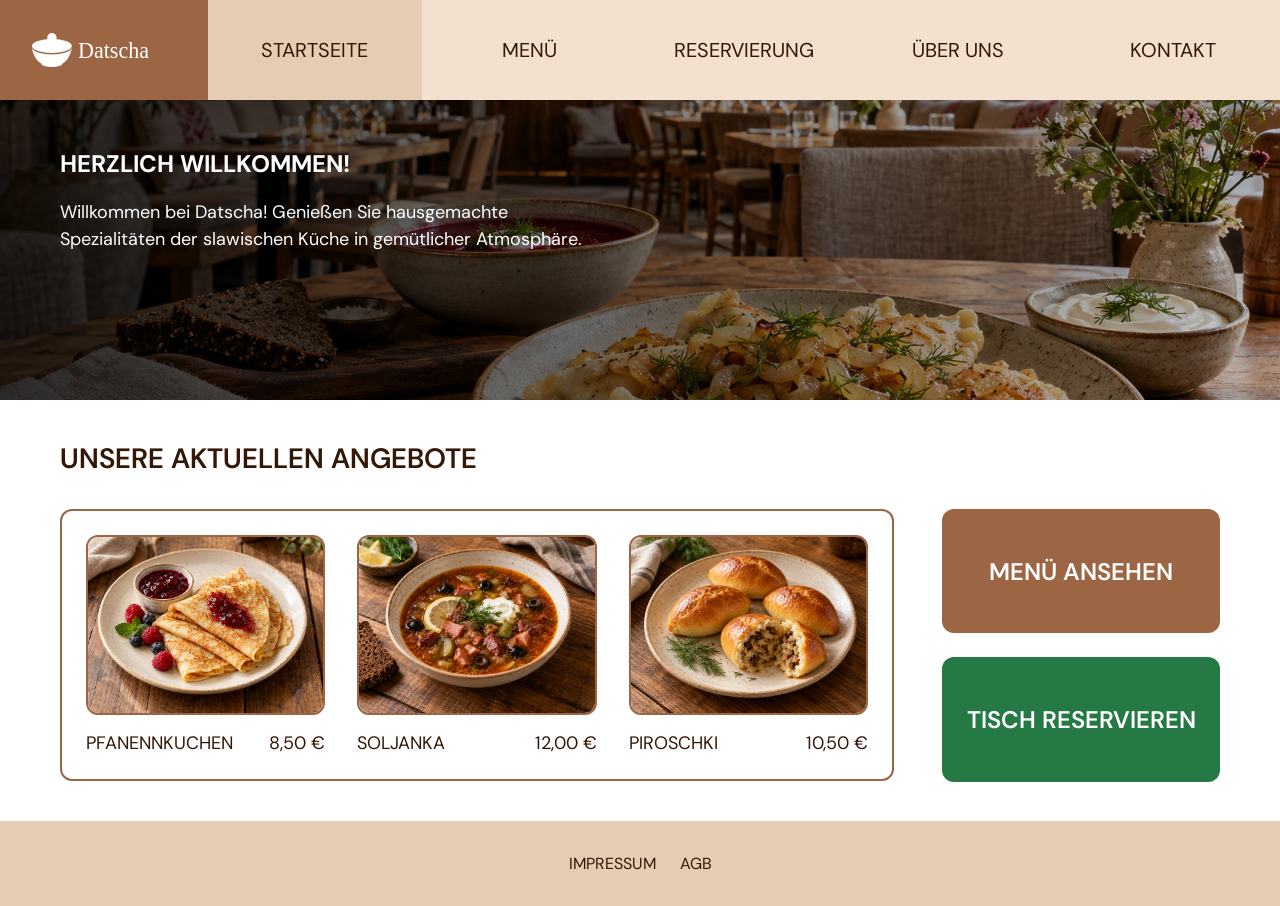
<file: index.html>
<!DOCTYPE html>
<html lang="de">
<head>
    <meta charset="UTF-8">
    <meta name="viewport" content="width=device-width, initial-scale=1.0">
    <title>Datscha – Startseite</title>
    <link rel="preconnect" href="https://fonts.googleapis.com">
    <link rel="preconnect" href="https://fonts.gstatic.com" crossorigin>
    <link href="https://fonts.googleapis.com/css2?family=DM+Sans:wght@400;600&display=swap" rel="stylesheet">
    
    <link rel="stylesheet" href="css/style.css">
    <link rel="stylesheet" href="css/style-start.css">
</head>
<body>

    <header class="site-header">
        <a href="index.html" class="logo">
            <img src="images/logo_image.svg" alt="Datscha – Startseite">
        </a>
        <nav class="main-nav">
            <ul class="nav-list">
                <li><a href="index.html" class="nav-link active">STARTSEITE</a></li>
                <li><a href="menu-appetizer.html" class="nav-link">MENÜ</a></li>
                <li><a href="reservierung.html" class="nav-link">RESERVIERUNG</a></li>
                <li><a href="ueber-uns.html" class="nav-link">ÜBER UNS</a></li>
                <li><a href="kontakt.html" class="nav-link">KONTAKT</a></li>
            </ul>
        </nav>
    </header>

    <main>
        
        <section class="hero-section">
            <div class="hero-overlay">
                <div class="hero-content">
                    <h1>HERZLICH WILLKOMMEN!</h1>
                    <p>
                        Willkommen bei Datscha! 
                        Genießen Sie hausgemachte Spezialitäten der slawischen Küche in gemütlicher Atmosphäre. 
                    </p>
                </div>
            </div>
        </section>

        
        <section class="offers-section">
            <h2>UNSERE AKTUELLEN ANGEBOTE</h2>
            <div class="offers-container">
                <div class="offers-cards">
                    <article class="offer-card">
                        <div class="offer-image-placeholder">
                            <img src="images/pfannenkuchen.png" alt="Pfannenkuchen mit Marmelade">
                        </div>
                        <div class="offer-info">
                            <span class="offer-title">PFANENNKUCHEN</span>
                            <span class="offer-price">8,50&nbsp;€</span>
                        </div>
                    </article>

                    <article class="offer-card">
                        <div class="offer-image-placeholder">
                            <img src="images/soljanka.png" alt="Soljanka">
                        </div>
                        <div class="offer-info">
                            <span class="offer-title">SOLJANKA</span>
                            <span class="offer-price">12,00&nbsp;€</span>
                        </div>
                    </article>

                    <article class="offer-card">
                        <div class="offer-image-placeholder">
                            <img src="images/piroschki.png" alt="Piroschki">
                        </div>
                        <div class="offer-info">
                            <span class="offer-title">PIROSCHKI</span>
                            <span class="offer-price">10,50&nbsp;€</span>
                        </div>
                    </article>
                </div>

                <div class="offers-actions">
                    <a href="menu-appetizer.html" class="btn btn-brown">MENÜ ANSEHEN</a>
                    <a href="reservierung.html" class="btn btn-green">TISCH RESERVIEREN</a>
                </div>
            </div>
        </section>
    </main>

    <footer class="site-footer">
        <a href="impressum.html" class="footer-link">IMPRESSUM</a>
        <a href="agb.html" class="footer-link">AGB</a>
    </footer>

</body>
</html>
</file>
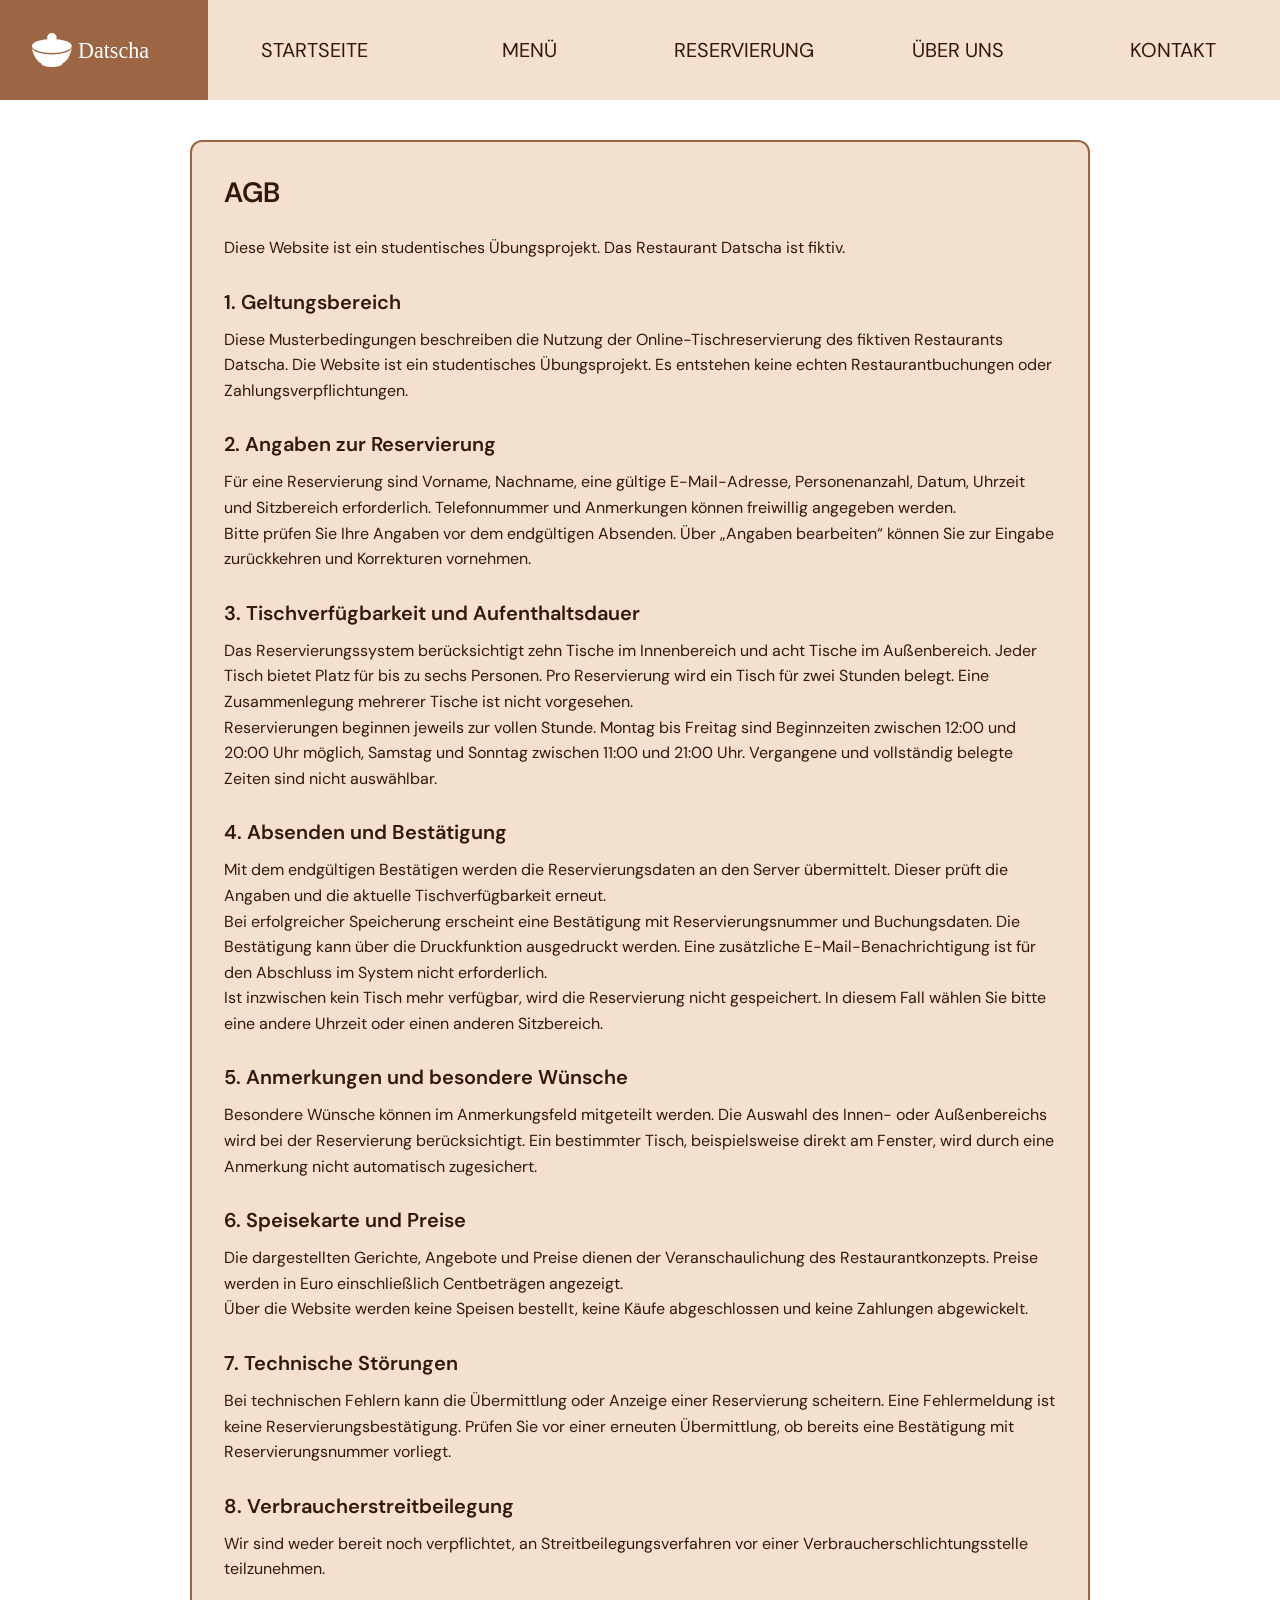
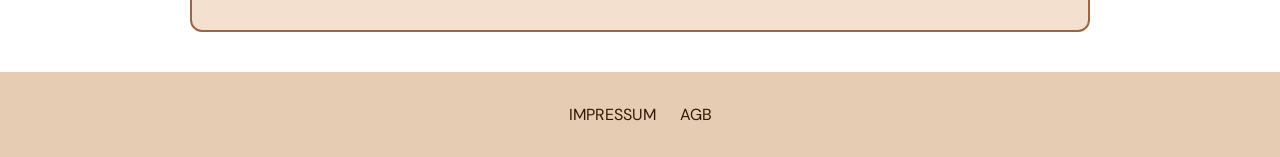
<file: agb.html>
<!DOCTYPE html>
<html lang="de">
<head>
    <meta charset="UTF-8">
    <meta name="viewport" content="width=device-width, initial-scale=1.0">
    <title>Datscha – AGB</title>
    <link rel="preconnect" href="https://fonts.googleapis.com">
    <link rel="preconnect" href="https://fonts.gstatic.com" crossorigin>
    <link href="https://fonts.googleapis.com/css2?family=DM+Sans:wght@400;600&display=swap" rel="stylesheet">
    <link rel="stylesheet" href="css/style.css">
    <link rel="stylesheet" href="css/style-info.css">
</head>
<body>

    <header class="site-header">
        <a href="index.html" class="logo">
            <img src="images/logo_image.svg" alt="Datscha – Startseite">
        </a>
        <nav class="main-nav">
            <ul class="nav-list">
                <li><a href="index.html" class="nav-link">STARTSEITE</a></li>
                <li><a href="menu-appetizer.html" class="nav-link">MENÜ</a></li>
                <li><a href="reservierung.html" class="nav-link">RESERVIERUNG</a></li>
                <li><a href="ueber-uns.html" class="nav-link">ÜBER UNS</a></li>
                <li><a href="kontakt.html" class="nav-link">KONTAKT</a></li>
            </ul>
        </nav>
    </header>

    <main class="agb-page">
        <div class="info-panel">
            <h1>AGB</h1>
            <p>
                Diese Website ist ein studentisches Übungsprojekt.
                Das Restaurant Datscha ist fiktiv.
            </p>

            <h2>1. Geltungsbereich</h2>
            <p>Diese Musterbedingungen beschreiben die Nutzung der Online-Tischreservierung des fiktiven Restaurants Datscha. Die Website ist ein studentisches Übungsprojekt. Es entstehen keine echten Restaurantbuchungen oder Zahlungsverpflichtungen.</p>

            <h2>2. Angaben zur Reservierung</h2>
            <p>Für eine Reservierung sind Vorname, Nachname, eine gültige E-Mail-Adresse, Personenanzahl, Datum, Uhrzeit und Sitzbereich erforderlich. Telefonnummer und Anmerkungen können freiwillig angegeben werden.<br>
                Bitte prüfen Sie Ihre Angaben vor dem endgültigen Absenden. Über „Angaben bearbeiten“ können Sie zur Eingabe zurückkehren und Korrekturen vornehmen.</p>
        
            <h2>3. Tischverfügbarkeit und Aufenthaltsdauer</h2>
            <p>Das Reservierungssystem berücksichtigt zehn Tische im Innenbereich und acht Tische im Außenbereich. Jeder Tisch bietet Platz für bis zu sechs Personen. Pro Reservierung wird ein Tisch für zwei Stunden belegt. Eine Zusammenlegung mehrerer Tische ist nicht vorgesehen.<br>
                Reservierungen beginnen jeweils zur vollen Stunde. Montag bis Freitag sind Beginnzeiten zwischen 12:00 und 20:00 Uhr möglich, Samstag und Sonntag zwischen 11:00 und 21:00 Uhr. Vergangene und vollständig belegte Zeiten sind nicht auswählbar.</p>
        
            <h2>4. Absenden und Bestätigung</h2>
            <p>Mit dem endgültigen Bestätigen werden die Reservierungsdaten an den Server übermittelt. Dieser prüft die Angaben und die aktuelle Tischverfügbarkeit erneut.<br>
                Bei erfolgreicher Speicherung erscheint eine Bestätigung mit Reservierungsnummer und Buchungsdaten. Die Bestätigung kann über die Druckfunktion ausgedruckt werden. Eine zusätzliche E-Mail-Benachrichtigung ist für den Abschluss im System nicht erforderlich.<br>
                Ist inzwischen kein Tisch mehr verfügbar, wird die Reservierung nicht gespeichert. In diesem Fall wählen Sie bitte eine andere Uhrzeit oder einen anderen Sitzbereich.</p>

            <h2>5. Anmerkungen und besondere Wünsche</h2>
            <p>Besondere Wünsche können im Anmerkungsfeld mitgeteilt werden. Die Auswahl des Innen- oder Außenbereichs wird bei der Reservierung berücksichtigt. Ein bestimmter Tisch, beispielsweise direkt am Fenster, wird durch eine Anmerkung nicht automatisch zugesichert.</p>

            <h2>6. Speisekarte und Preise</h2>
            <p>Die dargestellten Gerichte, Angebote und Preise dienen der Veranschaulichung des Restaurantkonzepts. Preise werden in Euro einschließlich Centbeträgen angezeigt.<br>
                Über die Website werden keine Speisen bestellt, keine Käufe abgeschlossen und keine Zahlungen abgewickelt.</p>

            <h2>7. Technische Störungen</h2>
            <p>Bei technischen Fehlern kann die Übermittlung oder Anzeige einer Reservierung scheitern. Eine Fehlermeldung ist keine Reservierungsbestätigung. Prüfen Sie vor einer erneuten Übermittlung, ob bereits eine Bestätigung mit Reservierungsnummer vorliegt.</p>

            <h2>8. Verbraucherstreitbeilegung</h2>
            <p>Wir sind weder bereit noch verpflichtet, an Streitbeilegungsverfahren vor einer Verbraucherschlichtungsstelle teilzunehmen.</p>

        </div>
    </main>

    <footer class="site-footer">
        <a href="impressum.html" class="footer-link">IMPRESSUM</a>
        <a href="agb.html" class="footer-link">AGB</a>
    </footer>

</body>
</html>
</file>
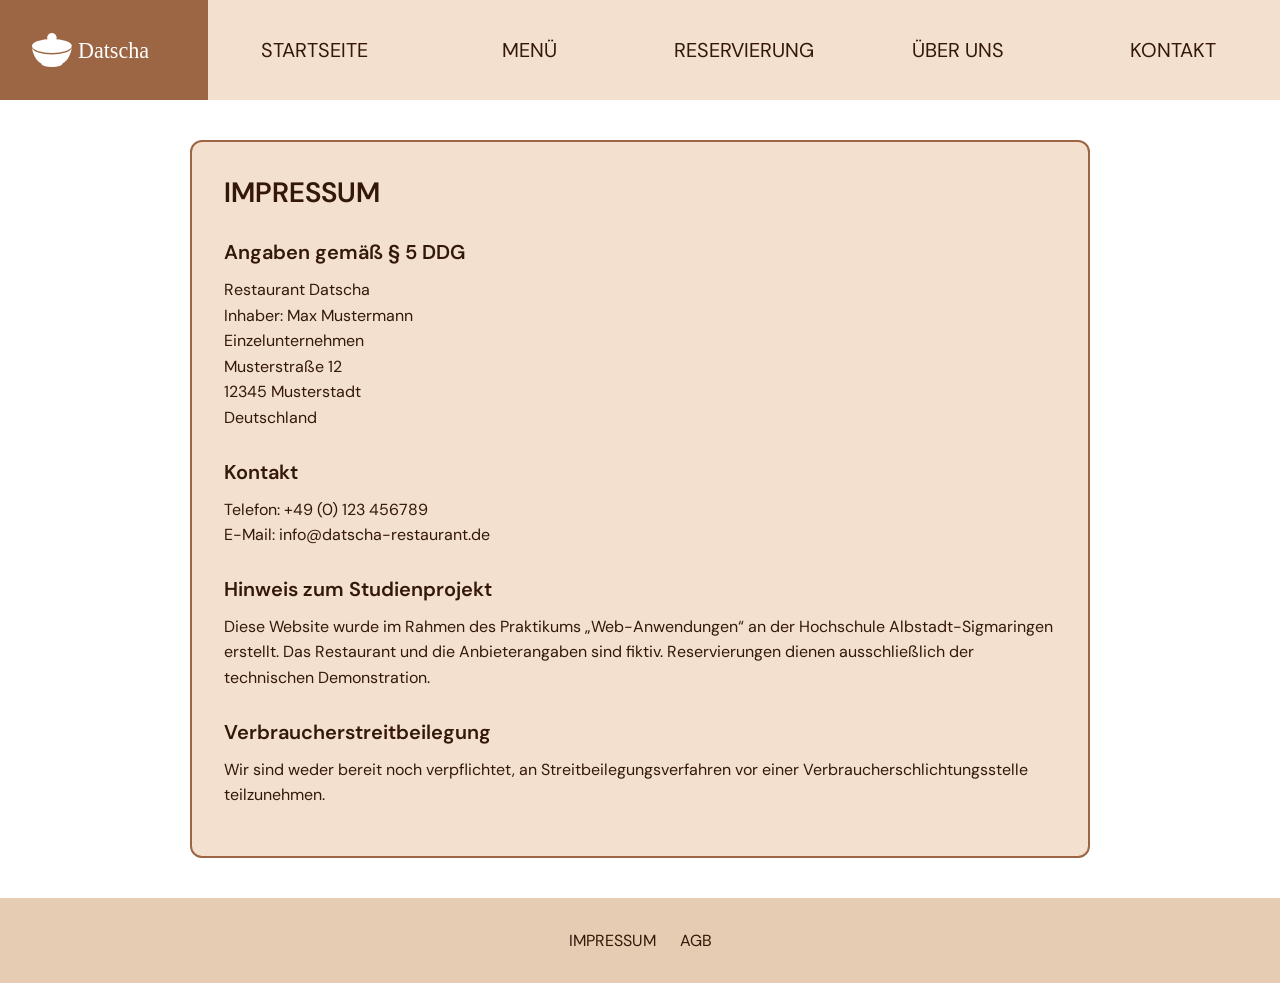
<file: impressum.html>
<!DOCTYPE html>
<html lang="de">
<head>
    <meta charset="UTF-8">
    <meta name="viewport" content="width=device-width, initial-scale=1.0">
    <title>Datscha – Impressum</title>
    <link rel="preconnect" href="https://fonts.googleapis.com">
    <link rel="preconnect" href="https://fonts.gstatic.com" crossorigin>
    <link href="https://fonts.googleapis.com/css2?family=DM+Sans:wght@400;600&display=swap" rel="stylesheet">
    <link rel="stylesheet" href="css/style.css">
    <link rel="stylesheet" href="css/style-info.css">
</head>
<body>

    <header class="site-header">
        <a href="index.html" class="logo">
            <img src="images/logo_image.svg" alt="Datscha – Startseite">
        </a>
        <nav class="main-nav">
            <ul class="nav-list">
                <li><a href="index.html" class="nav-link">STARTSEITE</a></li>
                <li><a href="menu-appetizer.html" class="nav-link">MENÜ</a></li>
                <li><a href="reservierung.html" class="nav-link">RESERVIERUNG</a></li>
                <li><a href="ueber-uns.html" class="nav-link">ÜBER UNS</a></li>
                <li><a href="kontakt.html" class="nav-link">KONTAKT</a></li>
            </ul>
        </nav>
    </header>

    <main class="impressum-page">
        <div class="info-panel">
            <h1>IMPRESSUM</h1>
            <h2>Angaben gemäß § 5 DDG</h2>
            <p>Restaurant Datscha<br>
                Inhaber: Max Mustermann<br>
                Einzelunternehmen<br>
                Musterstraße 12<br>
                12345 Musterstadt<br>
                Deutschland</p>

            <h2>Kontakt</h2>
            <p>Telefon: +49 (0) 123 456789<br>
                E-Mail: info@datscha-restaurant.de</p>

            <h2>Hinweis zum Studienprojekt</h2>
            <p>Diese Website wurde im Rahmen des Praktikums „Web-Anwendungen“ 
                an der Hochschule Albstadt-Sigmaringen erstellt. 
                Das Restaurant und die Anbieterangaben sind fiktiv. 
                Reservierungen dienen ausschließlich der technischen Demonstration.</p>

            <h2>Verbraucherstreitbeilegung</h2>
            <p>Wir sind weder bereit noch verpflichtet, an Streitbeilegungsverfahren vor einer Verbraucherschlichtungsstelle teilzunehmen.</p>    
        </div>
    </main>

    <footer class="site-footer">
        <a href="impressum.html" class="footer-link">IMPRESSUM</a>
        <a href="agb.html" class="footer-link">AGB</a>
    </footer>

</body>
</html>
</file>
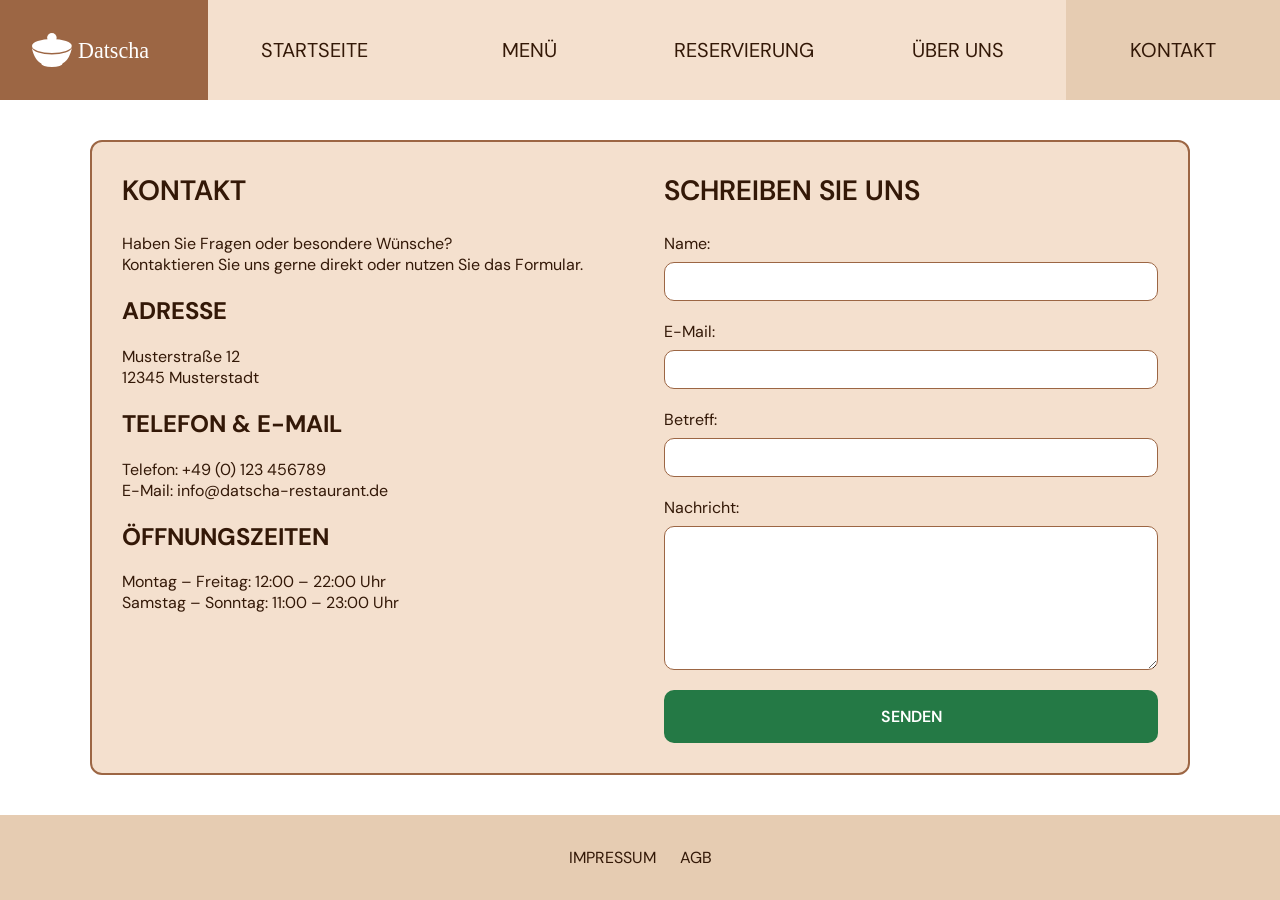
<file: kontakt.html>
<!DOCTYPE html>
<html lang="de">
<head>
    <meta charset="UTF-8">
    <meta name="viewport" content="width=device-width, initial-scale=1.0">
    <title>Datscha – Kontakt</title>
    <link rel="preconnect" href="https://fonts.googleapis.com">
    <link rel="preconnect" href="https://fonts.gstatic.com" crossorigin>
    <link href="https://fonts.googleapis.com/css2?family=DM+Sans:wght@400;600&display=swap" rel="stylesheet">
    <link rel="stylesheet" href="css/style.css">
    <link rel="stylesheet" href="css/style-contact-about.css">
</head>
<body>

    <header class="site-header">
        <a href="index.html" class="logo">
            <img src="images/logo_image.svg" alt="Datscha – Startseite">
        </a>
        <nav class="main-nav">
            <ul class="nav-list">
                <li><a href="index.html" class="nav-link">STARTSEITE</a></li>
                <li><a href="menu-appetizer.html" class="nav-link">MENÜ</a></li>
                <li><a href="reservierung.html" class="nav-link">RESERVIERUNG</a></li>
                <li><a href="ueber-uns.html" class="nav-link">ÜBER UNS</a></li>
                <li><a href="kontakt.html" class="nav-link active">KONTAKT</a></li>
            </ul>
        </nav>
    </header>

    <main class="contact-page">
        <div class="content-container">
            
            <section class="contact-info">
                <h1>KONTAKT</h1>
                <p>Haben Sie Fragen oder besondere Wünsche?<br>
                    Kontaktieren Sie uns gerne direkt oder nutzen Sie das Formular.</p>

                <div class="info-block">
                    <h2>ADRESSE</h2>
                    <p>Musterstraße 12<br>12345 Musterstadt</p>
                </div>

                <div class="info-block">
                    <h2>TELEFON &amp; E-MAIL</h2>
                    <p>Telefon: +49 (0) 123 456789<br>E-Mail: info@datscha-restaurant.de</p>
                </div>

                <div class="info-block">
                    <h2>ÖFFNUNGSZEITEN</h2>
                    <p>
                        Montag – Freitag: 12:00 – 22:00 Uhr<br>
                        Samstag – Sonntag: 11:00 – 23:00 Uhr
                    </p>
                </div>
            </section>

            
            <section class="contact-form-section">
                <h2>SCHREIBEN SIE UNS</h2>
                <form class="contact-form" action="#" method="post">
                    <div class="form-group">
                        <label for="contact-name">Name:  </label>
                        <input type="text" id="contact-name" name="name" required>
                    </div>

                    <div class="form-group">
                        <label for="contact-email">E-Mail:</label>
                        <input type="email" id="contact-email" name="email" required
                        pattern="[^\s@]+@[^\s@.]+(\.[^\s@.]+)+"
                        title="Bitte geben Sie eine E-Mail-Adresse wie name@example.de ein.">
                    </div>

                    <div class="form-group">
                        <label for="contact-subject">Betreff:</label>
                        <input type="text" id="contact-subject" name="subject">
                    </div>

                    <div class="form-group">
                        <label for="contact-message">Nachricht:</label>
                        <textarea id="contact-message" name="message" rows="6" required></textarea>
                    </div>

                    <button type="submit" class="btn btn-green btn-submit">SENDEN</button>
                </form>
            </section>
        </div>
    </main>

    <footer class="site-footer">
        <a href="impressum.html" class="footer-link">IMPRESSUM</a>
        <a href="agb.html" class="footer-link">AGB</a>
    </footer>

</body>
</html>
</file>
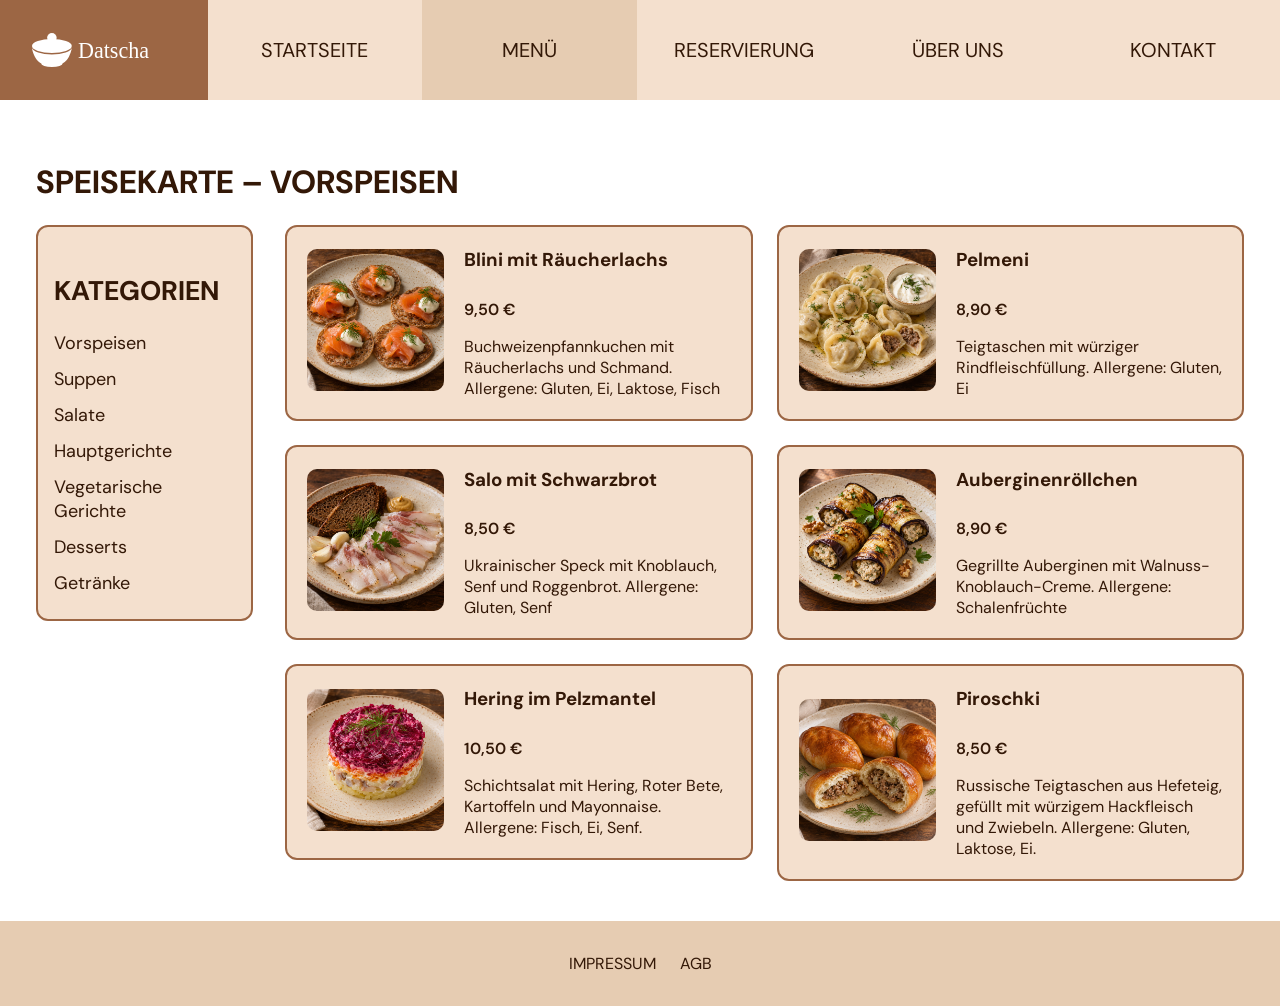
<file: menu-appetizer.html>
<!DOCTYPE html>
<html lang="de">
<head>
    <meta charset="UTF-8">
    <meta name="viewport" content="width=device-width, initial-scale=1.0">
    <title>Datscha – Vorspeisen</title>
    <link rel="preconnect" href="https://fonts.googleapis.com">
    <link rel="preconnect" href="https://fonts.gstatic.com" crossorigin>
    <link href="https://fonts.googleapis.com/css2?family=DM+Sans:wght@400;600&display=swap" rel="stylesheet">
    <link rel="stylesheet" href="css/style-menu.css">
</head>
<body>

<header class="site-header">
    <a href="index.html" class="logo">
        <img src="images/logo_image.svg" alt="Datscha – Startseite">
    </a>
    <nav class="main-nav">
        <ul class="nav-list">
            <li><a href="index.html" class="nav-link">STARTSEITE</a></li>
            <li><a href="menu-appetizer.html" class="nav-link active">MENÜ</a></li>
            <li><a href="reservierung.html" class="nav-link">RESERVIERUNG</a></li>
            <li><a href="ueber-uns.html" class="nav-link">ÜBER UNS</a></li>
            <li><a href="kontakt.html" class="nav-link">KONTAKT</a></li>
        </ul>
    </nav>
</header>

<main class="menu-page">
    <h1 class="page-title">SPEISEKARTE – VORSPEISEN</h1>

    <div class="menu-layout">

        <aside class="menu-sidebar">
            <h2>KATEGORIEN</h2>
            <ul class="category-list">
                <li><a href="menu-appetizer.html" class="category-link active">Vorspeisen</a></li>
                <li><a href="menu-appetizer.html" class="category-link">Suppen</a></li>
                <li><a href="menu-appetizer.html" class="category-link">Salate</a></li>
                <li><a href="menu-appetizer.html" class="category-link">Hauptgerichte</a></li>
                <li><a href="menu-appetizer.html" class="category-link">Vegetarische Gerichte</a></li>
                <li><a href="menu-appetizer.html" class="category-link">Desserts</a></li>
                <li><a href="menu-appetizer.html" class="category-link">Getränke</a></li>
            </ul>
        </aside>

        <section class="menu-grid">
            <article class="menu-card">
                <div class="menu-card-image">
                    <img src="images/blini-lachs.png" alt="Vorspeise">
                </div>
                <div class="menu-card-body">
                    <div class="menu-card-header">
                        <h3>Blini mit Räucherlachs</h3>
                        <span class="menu-price">9,50&nbsp;€</span>
                    </div>
                    <p class="menu-description">Buchweizenpfannkuchen mit Räucherlachs und Schmand. Allergene: Gluten, Ei, Laktose, Fisch</p>
                </div>
            </article>

            <article class="menu-card">
                <div class="menu-card-image">
                    <img src="images/pelmeni.png" alt="Vorspeise">
                </div>
                <div class="menu-card-body">
                    <div class="menu-card-header">
                        <h3>Pelmeni</h3>
                        <span class="menu-price">8,90&nbsp;€</span>
                    </div>
                    <p class="menu-description">Teigtaschen mit würziger Rindfleischfüllung. Allergene: Gluten, Ei</p>
                </div>
            </article>

            <article class="menu-card">
                <div class="menu-card-image">
                    <img src="images/salo-schwarzbrot.png" alt="Vorspeise">
                </div>
                <div class="menu-card-body">
                    <div class="menu-card-header">
                        <h3>Salo mit Schwarzbrot</h3>
                        <span class="menu-price">8,50&nbsp;€</span>
                    </div>
                    <p class="menu-description">Ukrainischer Speck mit Knoblauch, Senf und Roggenbrot. Allergene: Gluten, Senf</p>
                </div>
            </article>

            <article class="menu-card">
                <div class="menu-card-image">
                    <img src="images/auberginenroellchen.png" alt="Vorspeise">
                </div>
                <div class="menu-card-body">
                    <div class="menu-card-header">
                        <h3>Auberginenröllchen</h3>
                        <span class="menu-price">8,90&nbsp;€</span>
                    </div>
                    <p class="menu-description">Gegrillte Auberginen mit Walnuss-Knoblauch-Creme. Allergene: Schalenfrüchte</p>
                </div>
            </article>

            <article class="menu-card">
                <div class="menu-card-image">
                    <img src="images/hering-pelzmantel.png" alt="Vorspeise">
                </div>
                <div class="menu-card-body">
                    <div class="menu-card-header">
                        <h3>Hering im Pelzmantel</h3>
                        <span class="menu-price">10,50&nbsp;€</span>
                    </div>
                    <p class="menu-description">Schichtsalat mit Hering, Roter Bete, Kartoffeln und Mayonnaise. Allergene: Fisch, Ei, Senf.</p>
                </div>
            </article>

            <article class="menu-card">
                <div class="menu-card-image">
                    <img src="images/piroschki-fleisch.png" alt="Vorspeise">
                </div>
                <div class="menu-card-body">
                    <div class="menu-card-header">
                        <h3>Piroschki</h3>
                        <span class="menu-price">8,50&nbsp;€</span>
                    </div>
                    <p class="menu-description">Russische Teigtaschen aus Hefeteig, gefüllt mit würzigem Hackfleisch und Zwiebeln. Allergene: Gluten, Laktose, Ei.</p>
                </div>
            </article>
        </section>
    </div>
</main>

<footer class="site-footer">
    <a href="impressum.html" class="footer-link">IMPRESSUM</a>
    <a href="agb.html" class="footer-link">AGB</a>
</footer>

</body>
</html>
</file>
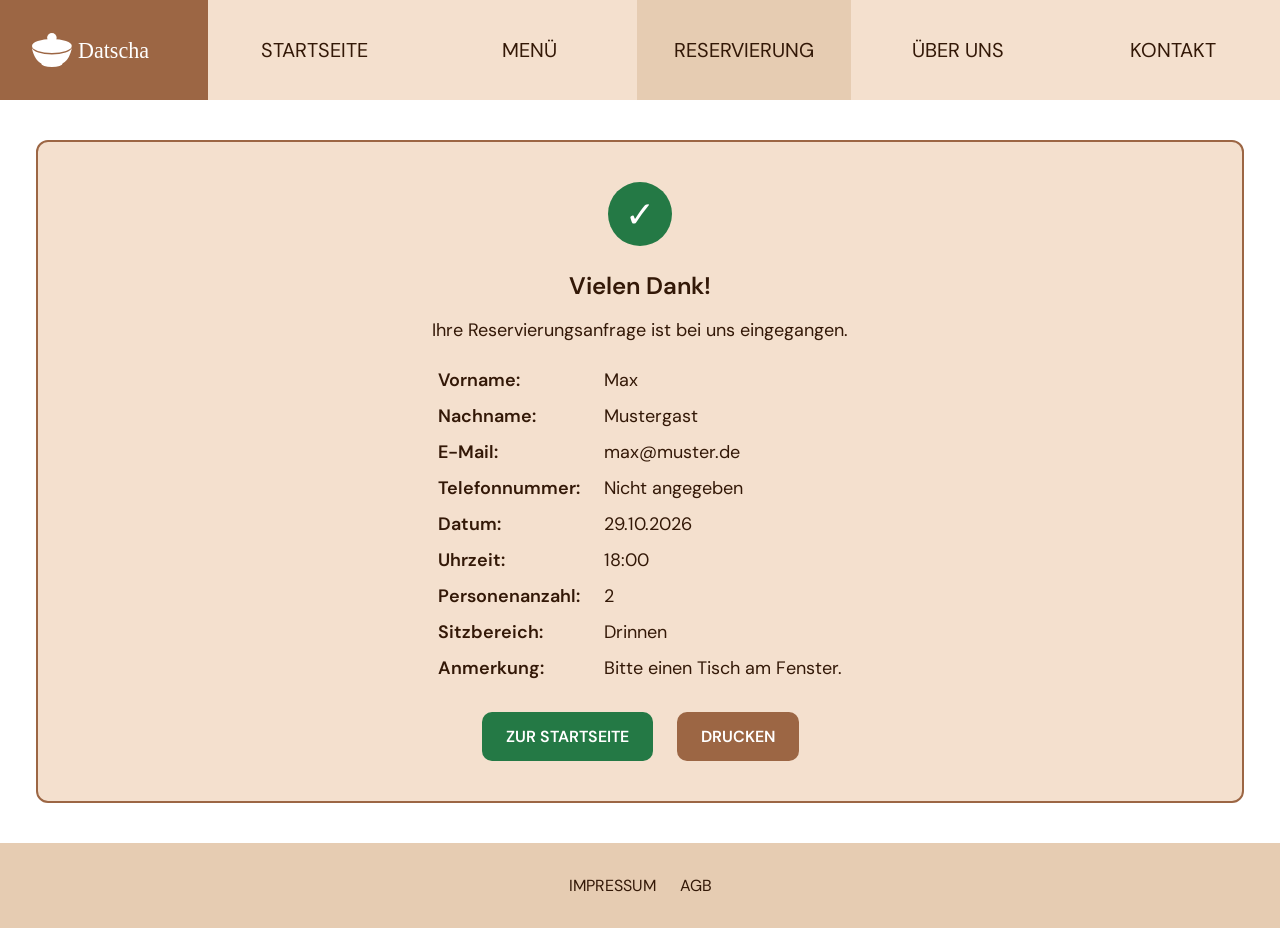
<file: reservierung-bestaetigung.html>
<!DOCTYPE html>
<html lang="de">
<head>
    <meta charset="UTF-8">
    <meta name="viewport" content="width=device-width, initial-scale=1.0">
    <title>Datscha – Reservierungsbestätigung</title>
    <link rel="preconnect" href="https://fonts.googleapis.com">
    <link rel="preconnect" href="https://fonts.gstatic.com" crossorigin>
    <link href="https://fonts.googleapis.com/css2?family=DM+Sans:wght@400;600&display=swap" rel="stylesheet">
    <link rel="stylesheet" href="css/style.css">
    <link rel="stylesheet" href="css/style-bestaetigung.css">

</head>
<body>

    <header class="site-header">
        <a href="index.html" class="logo">
            <img src="images/logo_image.svg" alt="Datscha – Startseite">
        </a>
        <nav class="main-nav">
            <ul class="nav-list">
                <li><a href="index.html" class="nav-link">STARTSEITE</a></li>
                <li><a href="menu-appetizer.html" class="nav-link">MENÜ</a></li>
                <li><a href="reservierung.html" class="nav-link active">RESERVIERUNG</a></li>
                <li><a href="ueber-uns.html" class="nav-link">ÜBER UNS</a></li>
                <li><a href="kontakt.html" class="nav-link">KONTAKT</a></li>
            </ul>
        </nav>
    </header>

    <main class="reservation-page">
        <div class="reservation-confirmation">
            <div class="confirmation-icon" aria-hidden="true">✓</div>

            <h1>Vielen Dank!</h1>

            <p>Ihre Reservierungsanfrage ist bei uns eingegangen.</p>

            <dl class="confirmation-details">
              <dt>Vorname:</dt>
                <dd>Max</dd>
                
                <dt>Nachname:</dt>
                <dd>Mustergast</dd>

                <dt>E-Mail:</dt>
                <dd>max@muster.de</dd>

                <dt>Telefonnummer:</dt>
                <dd>Nicht angegeben</dd>

                <dt>Datum:</dt>
                <dd>29.10.2026</dd>

                <dt>Uhrzeit:</dt>
                <dd>18:00</dd>

                <dt>Personenanzahl:</dt>
                <dd>2</dd>

                <dt>Sitzbereich:</dt>
                <dd>Drinnen</dd>

                <dt>Anmerkung:</dt>
                <dd>Bitte einen Tisch am Fenster.</dd>
            </dl>


            <div class="summary-actions">
                <a href="index.html" class="confirmation-link">ZUR STARTSEITE</a>
                <button type="button" class="print-button" onclick="window.print()">DRUCKEN</button>
            </div>
            
        </div>
    </main>

    <footer class="site-footer">
        <a href="impressum.html" class="footer-link">IMPRESSUM</a>
        <a href="agb.html" class="footer-link">AGB</a>
    </footer>

</body>
</html>
</file>
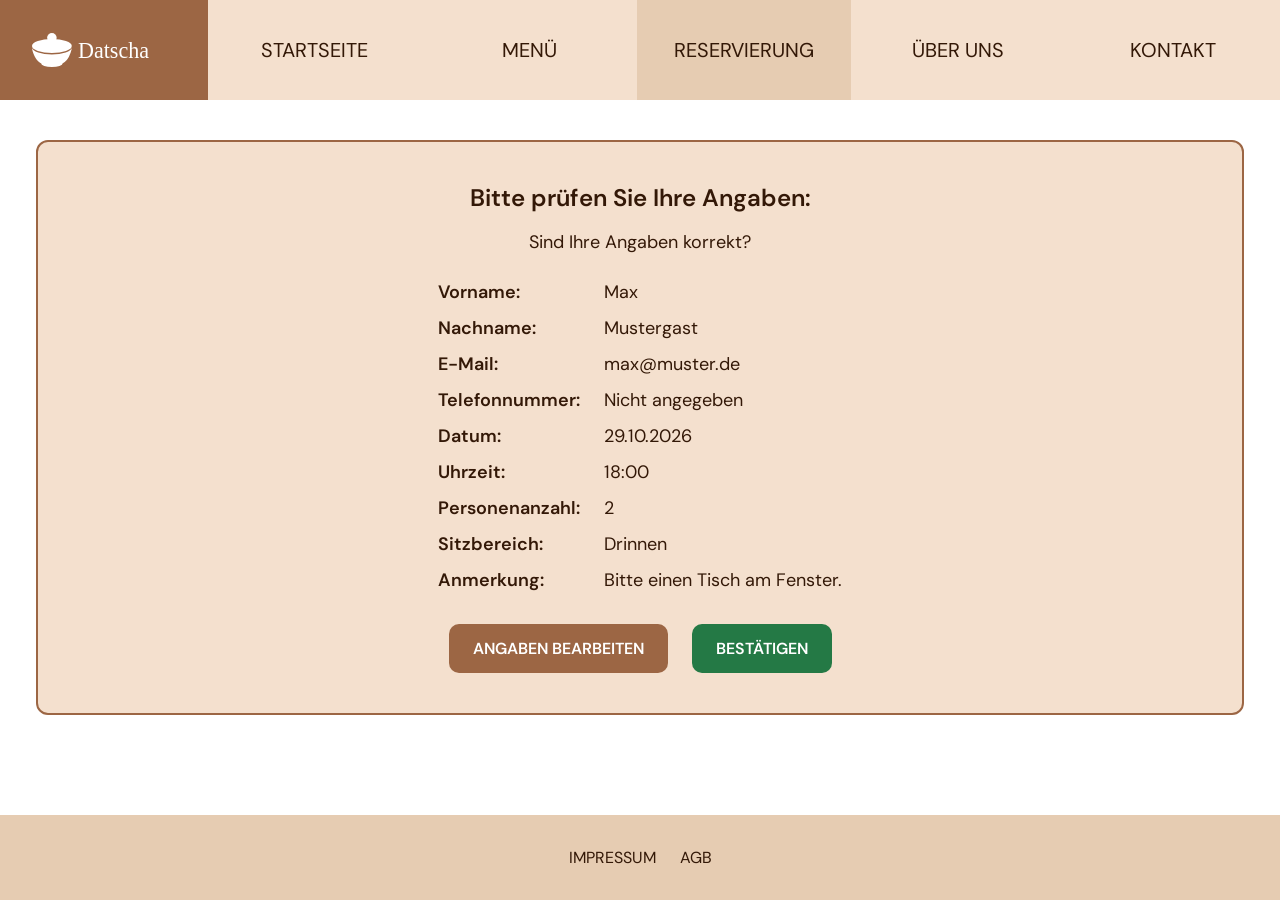
<file: reservierung-pruefen.html>
<!DOCTYPE html>
<html lang="de">
<head>
    <meta charset="UTF-8">
    <meta name="viewport" content="width=device-width, initial-scale=1.0">
    <title>Datscha – Reservierung prüfen</title>
    <link rel="preconnect" href="https://fonts.googleapis.com">
    <link rel="preconnect" href="https://fonts.gstatic.com" crossorigin>
    <link href="https://fonts.googleapis.com/css2?family=DM+Sans:wght@400;600&display=swap" rel="stylesheet">
    <link rel="stylesheet" href="css/style.css">
    <link rel="stylesheet" href="css/style-bestaetigung.css">

</head>
<body>

    <header class="site-header">
        <a href="index.html" class="logo">
            <img src="images/logo_image.svg" alt="Datscha – Startseite">
        </a>
        <nav class="main-nav">
            <ul class="nav-list">
                <li><a href="index.html" class="nav-link">STARTSEITE</a></li>
                <li><a href="menu-appetizer.html" class="nav-link">MENÜ</a></li>
                <li><a href="reservierung.html" class="nav-link active">RESERVIERUNG</a></li>
                <li><a href="ueber-uns.html" class="nav-link">ÜBER UNS</a></li>
                <li><a href="kontakt.html" class="nav-link">KONTAKT</a></li>
            </ul>
        </nav>
    </header>

    <main class="reservation-page">
        <div class="reservation-confirmation">
        
            <h1>Bitte prüfen Sie Ihre Angaben:</h1>

            <p>Sind Ihre Angaben korrekt?</p>

            <dl class="confirmation-details">
                <dt>Vorname:</dt>
                <dd>Max</dd>
                
                <dt>Nachname:</dt>
                <dd>Mustergast</dd>

                <dt>E-Mail:</dt>
                <dd>max@muster.de</dd>

                <dt>Telefonnummer:</dt>
                <dd>Nicht angegeben</dd>

                <dt>Datum:</dt>
                <dd>29.10.2026</dd>

                <dt>Uhrzeit:</dt>
                <dd>18:00</dd>

                <dt>Personenanzahl:</dt>
                <dd>2</dd>

                <dt>Sitzbereich:</dt>
                <dd>Drinnen</dd>

                <dt>Anmerkung:</dt>
                <dd>Bitte einen Tisch am Fenster.</dd>

            </dl>

            <div class="summary-actions">
                <a href="reservierung.html" class="edit-link">ANGABEN BEARBEITEN</a>
                <a href="reservierung-bestaetigung.html" class="confirmation-link">BESTÄTIGEN</a>
            </div>

        </div>
    </main>

    <footer class="site-footer">
        <a href="impressum.html" class="footer-link">IMPRESSUM</a>
        <a href="agb.html" class="footer-link">AGB</a>
    </footer>

</body>
</html>
</file>
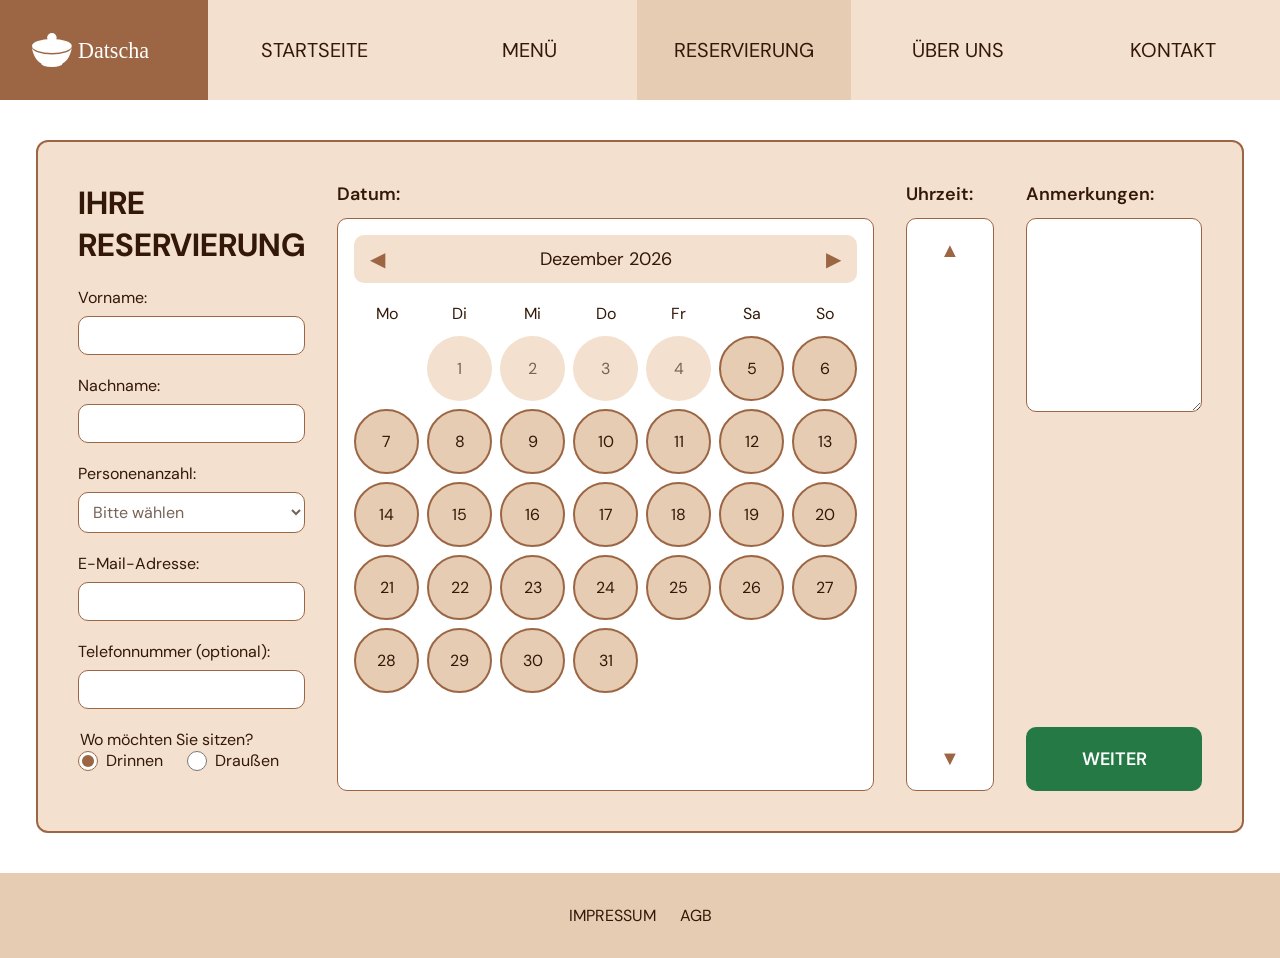
<file: reservierung.html>
<!DOCTYPE html>
<html lang="de">
<head>
    <meta charset="UTF-8">
    <meta name="viewport" content="width=device-width, initial-scale=1.0">
    <title>Datscha – Reservierung</title>
    <link rel="preconnect" href="https://fonts.googleapis.com">
    <link rel="preconnect" href="https://fonts.gstatic.com" crossorigin>
    <link href="https://fonts.googleapis.com/css2?family=DM+Sans:wght@400;600&display=swap" rel="stylesheet">
    <link rel="stylesheet" href="css/style.css">
    <link rel="stylesheet" href="css/style-reservierung.css">

</head>
<body>

    <header class="site-header">
        <a href="index.html" class="logo">
            <img src="images/logo_image.svg" alt="Datscha – Startseite">
        </a>
        <nav class="main-nav">
            <ul class="nav-list">
                <li><a href="index.html" class="nav-link">STARTSEITE</a></li>
                <li><a href="menu-appetizer.html" class="nav-link">MENÜ</a></li>
                <li><a href="reservierung.html" class="nav-link active">RESERVIERUNG</a></li>
                <li><a href="ueber-uns.html" class="nav-link">ÜBER UNS</a></li>
                <li><a href="kontakt.html" class="nav-link">KONTAKT</a></li>
            </ul>
        </nav>
    </header>

    <main class="reservation-page">
        <form class="reservation-form" action="reservierung-pruefen.html" method="get">
            
            <div class="form-column guest-details">
                <h1>IHRE RESERVIERUNG</h1>
                
                <div class="form-group">
                    <label for="guest-firstname">Vorname:</label>
                    <input type="text" id="guest-firstname" name="vorname" autocomplete="given-name" required>
                </div>

                <div class="form-group">
                    <label for="guest-lastname">Nachname:</label>
                    <input type="text" id="guest-lastname" name="nachname" autocomplete="family-name" required>
                </div>

                <div class="form-group">
                    <label for="guest-count">Personenanzahl:</label>
                    <select id="guest-count" name="guests" required>
                        <option value="" disabled selected>Bitte wählen</option>
                        <option value="1">1 Person</option>
                        <option value="2">2 Personen</option>
                        <option value="3">3 Personen</option>
                        <option value="4">4 Personen</option>
                        <option value="5">5 Personen</option>
                        <option value="6">6 Personen</option>
                    </select>
                </div>

                <div class="form-group">
                    <label for="guest-email">E-Mail-Adresse:</label>
                    <input type="email" id="guest-email" name="email" autocomplete="email" required
                    pattern="[^\s@]+@[^\s@.]+(\.[^\s@.]+)+"
                    title="Bitte geben Sie eine E-Mail-Adresse wie name@example.de ein.">
                </div>

                <div class="form-group">
                    <label for="guest-phone">Telefonnummer (optional):</label>
                    <input type="tel" id="guest-phone" name="phone">
                </div>

                <fieldset class="form-group seating-preference">
                    <legend>Wo möchten Sie sitzen?</legend>
                    <div class="radio-group">
                        <label class="radio-label">
                            <input type="radio" name="seating" value="drinnen" checked>
                            <span>Drinnen</span>
                        </label>
                        <label class="radio-label">
                            <input type="radio" name="seating" value="draussen">
                            <span>Draußen</span>
                        </label>
                    </div>
                </fieldset>
            </div>

            
            <div class="form-column date-selection">
                <label class="column-label">Datum:</label>
                <div class="calendar-box">
                    <div class="calendar-header">
                        <button type="button" class="cal-arrow prev" aria-label="Vorheriger Monat">&#9664;</button>
                        <span class="calendar-month">Oktober:</span>
                        <button type="button" class="cal-arrow next" aria-label="Nächster Monat">&#9654;</button>
                    </div>

                    <div class="calendar-weekdays">
                        <span>Mo</span>
                        <span>Di</span>
                        <span>Mi</span>
                        <span>Do</span>
                        <span>Fr</span>
                        <span>Sa</span>
                        <span>So</span>
                    </div>

                    <div class="calendar-grid">
                        
                        <span></span>
                        <span></span>
                        <span></span>
                        <button type="button" class="cal-day muted" disabled>1</button>
                        <button type="button" class="cal-day muted" disabled>2</button>
                        <button type="button" class="cal-day muted" disabled>3</button>
                        <button type="button" class="cal-day muted" disabled>4</button>

                        <button type="button" class="cal-day muted" disabled>5</button>
                        <button type="button" class="cal-day muted" disabled>6</button>
                        <button type="button" class="cal-day muted" disabled>7</button>
                        
                        <button type="button" class="cal-day available">8</button>
                        <button type="button" class="cal-day available">9</button>
                        <button type="button" class="cal-day available">10</button>
                        <button type="button" class="cal-day available">11</button>

                        <button type="button" class="cal-day available">12</button>
                        <button type="button" class="cal-day available">13</button>
                        <button type="button" class="cal-day available">14</button>
                        <button type="button" class="cal-day available">15</button>
                        
                        <button type="button" class="cal-day available">16</button>
                        <button type="button" class="cal-day available">17</button>
                        <button type="button" class="cal-day available">18</button>

                        <button type="button" class="cal-day available">19</button>
                        <button type="button" class="cal-day available">20</button>
                        <button type="button" class="cal-day available">21</button>
                        <button type="button" class="cal-day available">22</button>
                        <button type="button" class="cal-day available">23</button>
                        <button type="button" class="cal-day available">24</button>
                        <button type="button" class="cal-day available">25</button>
                        <button type="button" class="cal-day available">26</button>
                        <button type="button" class="cal-day available">27</button>
                        <button type="button" class="cal-day available">28</button>
                        <button type="button" class="cal-day selected">29</button>
                        <button type="button" class="cal-day available">30</button>
                        <button type="button" class="cal-day available">31</button>
                    </div>
                </div>
            </div>

            
            <div class="form-column time-selection">
                <label class="column-label">Uhrzeit:</label>
                <div class="time-box">
                    <button type="button" class="time-arrow up" aria-label="Früher">&#9650;</button>
                    <div class="time-slots">
                        <button type="button" class="time-slot muted" disabled>15:00</button>
                        <button type="button" class="time-slot availiable">16:00</button>
                        <button type="button" class="time-slot selected">17:00</button>
                        <button type="button" class="time-slot muted" disabled>18:00</button>
                        <button type="button" class="time-slot available">19:00</button>
                        <button type="button" class="time-slot available">20:00</button>
                    </div>
                    <button type="button" class="time-arrow down" aria-label="Später">&#9660;</button>
                </div>
            </div>

            
            <div class="form-column notes-submission">
                <div class="form-group notes-group">
                    <label for="reservation-notes" class="column-label">Anmerkungen:</label>
                    <textarea id="reservation-notes" name="notes" rows="8"></textarea>
                </div>
                <p class="form-error" role="alert" hidden></p>
                <button type="submit" class="btn btn-green btn-submit">WEITER</button>
            </div>
        </form>
    </main>

    <footer class="site-footer">
        <a href="impressum.html" class="footer-link">IMPRESSUM</a>
        <a href="agb.html" class="footer-link">AGB</a>
    </footer>

    <script src="js/reservierung.js"></script>

</body>
</html>
</file>
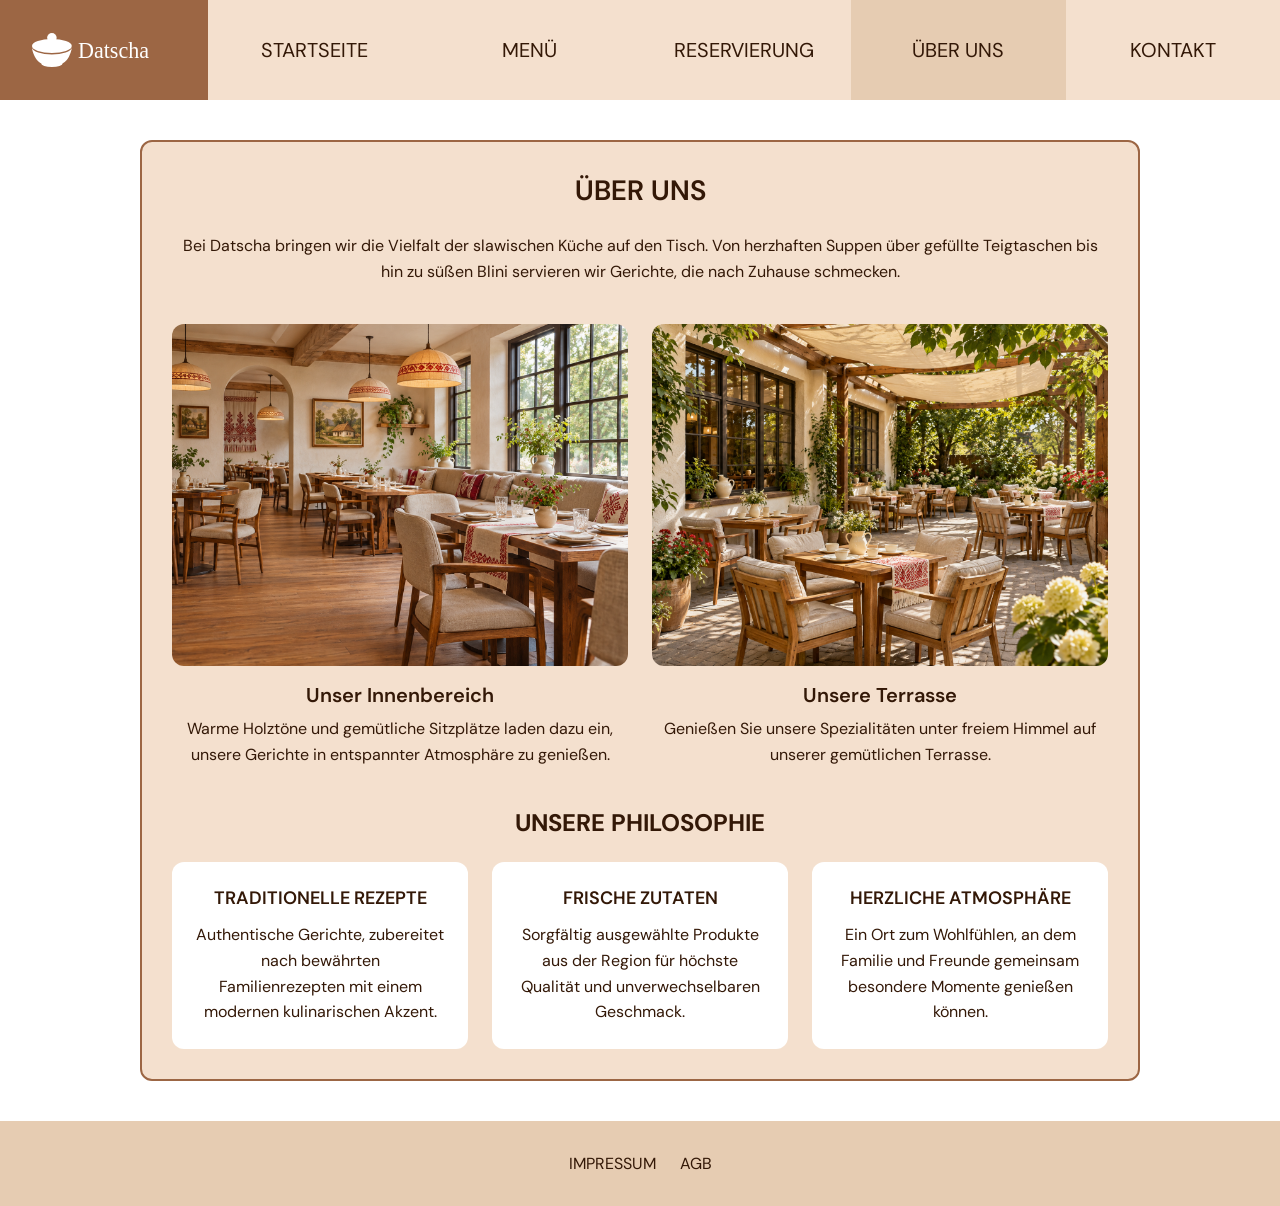
<file: ueber-uns.html>
<!DOCTYPE html>
<html lang="de">
<head>
    <meta charset="UTF-8">
    <meta name="viewport" content="width=device-width, initial-scale=1.0">
    <title>Datscha – Über uns</title>
    <link rel="preconnect" href="https://fonts.googleapis.com">
    <link rel="preconnect" href="https://fonts.gstatic.com" crossorigin>
    <link href="https://fonts.googleapis.com/css2?family=DM+Sans:wght@400;600&display=swap" rel="stylesheet">
    <link rel="stylesheet" href="css/style.css">
    <link rel="stylesheet" href="css/style-contact-about.css">
</head>
<body>

    <header class="site-header">
        <a href="index.html" class="logo">
            <img src="images/logo_image.svg" alt="Datscha – Startseite">
        </a>
        <nav class="main-nav">
            <ul class="nav-list">
                <li><a href="index.html" class="nav-link">STARTSEITE</a></li>
                <li><a href="menu-appetizer.html" class="nav-link">MENÜ</a></li>
                <li><a href="reservierung.html" class="nav-link">RESERVIERUNG</a></li>
                <li><a href="ueber-uns.html" class="nav-link active">ÜBER UNS</a></li>
                <li><a href="kontakt.html" class="nav-link">KONTAKT</a></li>
            </ul>
        </nav>
    </header>

    <main class="about-page">
        <div class="content-container">
        <section class="about-hero">
            <div class="about-content">
                <h1>ÜBER UNS</h1>
                <p>
                    Bei Datscha bringen wir die Vielfalt der slawischen Küche auf den Tisch.
                    Von herzhaften Suppen über gefüllte Teigtaschen bis hin zu süßen Blini servieren wir Gerichte, 
                    die nach Zuhause schmecken. 
                </p>
            </div>
            
        </section>

        <section class="restaurant-spaces">
    
            <div class="spaces-grid">
                <article class="space-card">
                    <img src="images/datscha-innenbereich.png"
                        alt="Gemütlicher Innenbereich des Restaurants Datscha">
                    <h3>Unser Innenbereich</h3>
                    <p>
                        Warme Holztöne und gemütliche Sitzplätze laden dazu ein,
                        unsere Gerichte in entspannter Atmosphäre zu genießen.
                    </p>
                </article>

                <article class="space-card">
                    <img src="images/datscha-terrasse.png"
                        alt="Begrünte Terrasse des Restaurants Datscha">
                    <h3>Unsere Terrasse</h3>
                    <p>
                        Genießen Sie unsere Spezialitäten unter freiem Himmel
                        auf unserer gemütlichen Terrasse.
                    </p>
                </article>
            </div>
        </section>

        <section class="values-section">
            <h2>UNSERE PHILOSOPHIE</h2>
            <div class="values-grid">
                <article class="value-card">
                    <h3>TRADITIONELLE REZEPTE</h3>
                    <p>
                        Authentische Gerichte, zubereitet nach bewährten Familienrezepten
                        mit einem modernen kulinarischen Akzent.
                    </p>
                </article>

                <article class="value-card">
                    <h3>FRISCHE ZUTATEN</h3>
                    <p>
                        Sorgfältig ausgewählte Produkte aus der Region für höchste
                        Qualität und unverwechselbaren Geschmack.
                    </p>
                </article>

                <article class="value-card">
                    <h3>HERZLICHE ATMOSPHÄRE</h3>
                    <p>
                        Ein Ort zum Wohlfühlen, an dem Familie und Freunde
                        gemeinsam besondere Momente genießen können.
                    </p>
                </article>
            </div>
        </section>
        </div>
    </main>

    <footer class="site-footer">
        <a href="impressum.html" class="footer-link">IMPRESSUM</a>
        <a href="agb.html" class="footer-link">AGB</a>
    </footer>

</body>
</html>
</file>
<file: css/style.css>
body {
    background-color: white;
    margin: 0;
    color: #331807;
    font-family: "DM Sans", sans-serif;
    min-height: 100vh;
    display: flex;
    flex-direction: column;
}

main {
    flex-grow: 1;
}

.site-header {
    min-height: 100px;
    background-color: #F4E0CE;
    display: flex;
    align-items: center;
    justify-content: space-between;
}

.main-nav {
    display: flex;
    align-self: stretch;
    flex-grow: 1;
}

.nav-list{
    display: flex;
    flex-grow: 1;
    list-style-type: none;
    margin: 0;
    padding: 0;
}

.nav-link {
    display: flex;
    flex-grow: 1;
    text-align: center;
    align-items: center;
    justify-content: center;
    color: inherit;
    text-decoration: none;
    font-size: 20px;
    transition: background-color 0.2s ease;
}

.nav-link:hover {
    background-color: #E6CCB2;
}

.nav-list > li {
    display: flex;
    flex: 1;

}

.nav-link.active {
    background-color: #E6CCB2;
}

.logo {
    display: flex;
    background-color: #9C6644;
    align-self: stretch;
    align-items: center;
    padding: 32px;
}

.site-footer {
    background-color: #E6CCB2;
    display: flex;
    justify-content: center;
    gap: 24px;
    padding: 32px;
}

.footer-link {
    color: inherit;
    text-decoration: none;
    font-size: 16px;
}

.footer-link:hover {
    text-decoration: underline;
}
</file>
<file: css/style-start.css>
.hero-section {
    background-image: linear-gradient(to right, rgba(0, 0, 0, 0.8), rgba(0, 0, 0, 0.2)),
    url("../images/home_bg.png");
    background-size: cover;
    background-position: center;
    background-repeat: no-repeat;
    min-height: 300px;
    padding: 48px 60px;
    box-sizing: border-box;
}

.hero-content {
    color: white;
    max-width: 550px; 
}

.hero-content h1 {
    margin-top: 0;
}

.hero-content p {
    font-size: 18px;
    line-height: 1.5;
}

.offers-section {
    padding: 40px 60px
}

.offers-section h2 {
    margin: 0 0 32px;
    font-size: 28px;
    font-weight: 600;
}

.offers-container {
    display: grid;
    grid-template-columns: 3fr 1fr;
    gap: 48px;
}

.offers-cards {
    display: grid;
    grid-template-columns: repeat(3, minmax(0, 1fr));
    gap: 32px;
    border: 2px solid #9C6644;
    border-radius: 12px;
    padding: 24px;
}

.offer-image-placeholder {
    border: 2px solid #9C6644;
    border-radius: 12px;
    aspect-ratio: 4/3;
    overflow: hidden;
}

.offer-image-placeholder img {
    display: block;
    width: 100%;
    height: 100%;
    object-fit: cover;
}

.offer-info {
    display: flex;
    justify-content: space-between;
    align-items: baseline;
    gap: 12px;
    margin-top: 16px;
    font-size: 18px;
}

.offer-price {
    white-space: nowrap;
}

.offers-actions {
    display: flex;
    flex-direction: column;
    gap: 24px;
}

.offers-actions .btn {
    display: flex;
    flex: 1;
    align-items: center;
    justify-content: center;
    padding: 20px;
    border-radius: 12px;
    color: white;
    text-decoration: none;
    font-size: 24px;
    font-weight: 600;
    text-align: center;
    transition: background-color 0.2s ease;
}

.offers-actions .btn-brown {
    background-color: #9C6644;
}

.offers-actions .btn-brown:hover {
    background-color: #805236;
}

.offers-actions .btn-green {
    background-color: #247945;
}

.offers-actions .btn-green:hover {
    background-color: #1B6036;
}
</file>
<file: css/style-info.css>
.impressum-page, .agb-page {
    padding: 40px 36px;
}

.info-panel{
    max-width: 900px;
    margin: 0 auto;
    box-sizing: border-box;
    background-color: #F4E0CE;
    border: 2px solid #9C6644;
    border-radius: 12px;
    padding: 32px;
}

.info-panel h1 {
    margin: 0 0 24px;
    font-size: 28px;
    font-weight: 600;
}

.info-panel h2 {
    margin: 28px 0 12px;
    font-size: 20px;
    font-weight: 600;
}

.info-panel p {
    margin: 0 0 16px;
    font-size: 16px;
    line-height: 1.6;
}
</file>
<file: css/style-contact-about.css>
.contact-page, .about-page {
    padding: 40px 36px;
}
.content-container {
    background-color: #F4E0CE;
    border: 2px solid #9C6644;
    max-width: 1000px;
    margin: auto;
    padding: 30px;
    box-sizing: border-box;
    border-radius: 12px;
    text-align: center;
}

.contact-page .content-container {
    display: grid;
    grid-template-columns: 1fr 1fr;
    gap: 48px;
    max-width: 1100px;
    text-align: left;
}

.contact-info h1, .contact-form-section h2 {
    margin: 0 0 24px;
    font-size: 28px;
    font-weight: 600;
}

.contact-form .form-group {
    display: flex;
    flex-direction: column;
    gap: 8px;
    margin-bottom: 20px;
}

.contact-form .form-group > input, .contact-form .form-group > textarea {
    color: inherit;
    background-color: white;
    font: inherit;
    border: 1px solid #9C6644;
    border-radius: 10px;
    padding: 8px 10px;
    min-width: 0;   
}

.contact-form textarea {
    resize: vertical;
}

.contact-form .form-group > input:focus,
.contact-form .form-group > textarea:focus {
    outline: 2px solid #331807;
}

.contact-form .btn-submit {
    background-color: #247945;
    color: white;
    font: inherit;
    font-weight: 600;
    border: 0;
    border-radius: 10px;
    padding: 16px 24px;
    width: 100%;
    cursor: pointer;
    transition: background-color 0.2s ease;
}

.contact-form .btn-submit:hover {
    background-color: #1B6036;
}

.contact-form .btn-submit:focus-visible {
    outline: 2px solid #331807;
    outline-offset: 3px;
}

.about-page .content-header {
    max-width: 1100px;
    text-align: left;
}

.about-image img {
    display: block;
    width: 100%;
    height: 260px;
    object-fit: cover;
    object-position: center;
    border-radius: 12px;
}

.about-content h1 {
    margin: 0 0 24px;
    font-size: 28px;
    font-weight: 600;
}

.about-content p {
    margin: 0;
    font-size: 16px;
    line-height: 1.6;
}

.values-section {
    margin-top: 40px;
}

.values-section h2 {
    margin: 0 0 24px;
    font-size: 24px;
    font-weight: 600.
}

.values-grid {
    display: grid;
    grid-template-columns: repeat(3, minmax(0, 1fr));
    gap: 24px;
}

.value-card {
    background-color: white;
    padding: 24px;
    border-radius: 12px;
}

.value-card h3 {
    margin: 0 0 12px;
    font-size: 18px;
    font-weight: 600;
}


.value-card p {
    margin: 0;
    font-size: 16px;
    line-height: 1.6;
}

.restaurant-spaces{
    margin-top: 40px;
}

.spaces-grid{
    display: grid;
    grid-template-columns: repeat(2, minmax(0, 1fr));
    gap: 24px;
}

.space-card img{
    display: block;
    width: 100%;
    aspect-ratio: 4 / 3;
    object-fit: cover;
    border-radius: 12px;
}
.space-card h3{
    margin: 16px 0 8px;
    font-size: 20px;
    font-weight: 600;
}

.space-card p{
    margin: 0;
    font-size: 16px;
    line-height: 1.6;
}
</file>
<file: css/style-menu.css>
body {
    background-color: white;
    margin: 0;
    color: #331807;
    font-family: "DM Sans", sans-serif;
    min-height: 100vh;
    display: flex;
    flex-direction: column;
}

a,
a:visited,
a:hover,
a:active {
    color: inherit;
    text-decoration: none;
}

main {
    flex-grow: 1;
}

.site-header {
    min-height: 100px;
    background-color: #F4E0CE;
    display: flex;
    align-items: center;
    justify-content: space-between;
}

.main-nav {
    display: flex;
    align-self: stretch;
    flex-grow: 1;
}

.nav-list{
    display: flex;
    flex-grow: 1;
    list-style-type: none;
    margin: 0;
    padding: 0;
}

.nav-link {
    display: flex;
    flex-grow: 1;
    text-align: center;
    align-items: center;
    justify-content: center;
    color: inherit;
    text-decoration: none;
    font-size: 20px;
    transition: background-color 0.2s ease;
}

.nav-link:hover {
    background-color: #E6CCB2;
}

.nav-list > li {
    display: flex;
    flex: 1;

}

.nav-link.active {
    background-color: #E6CCB2;
}

.logo {
    display: flex;
    background-color: #9C6644;
    align-self: stretch;
    align-items: center;
    padding: 32px;
}
.menu-page {
    padding: 40px 36px;
}

.menu-layout {
    display: grid;
    grid-template-columns: 18% minmax(0, 1fr);
    gap: 32px;
    align-items: stretch;
}

.menu-sidebar {
    background-color: #F4E0CE;
    border: 2px solid #9C6644;
    border-radius: 12px;
    font-size: large;
    padding: 24px 16px;
    height: fit-content;
}

.category-list {
    display: flex;
    flex-direction: column;
    gap: 12px;
    list-style: none;
    margin: 0;
    padding: 0;
}

.menu-grid {
    display: grid;
    grid-template-columns: repeat(2, minmax(0, 1fr));
    gap: 24px;
    align-items: start;
}

.menu-card {
    background-color: #F4E0CE;
    border: 2px solid #9C6644;
    border-radius: 12px;
    padding: 20px;
    display: flex;
    align-items: center;
    gap: 20px;
    min-width: 0;
}

.menu-card-image img {
    width: 137px;
    height: 142px;
    object-fit: cover;
    border-radius: 10px;
}

.menu-card-body {
    flex: 1;
    min-width: 0;
}

.menu-card-header {
    display: flex;
    flex-direction: column;
    gap: 8px;
}

.menu-card-header h3 {
    margin-top: 0;
}

.menu-price {
    font-weight: 600;
}

.menu-description {
    margin-bottom: 0;
}

.site-footer {
    background-color: #E6CCB2;
    display: flex;
    justify-content: center;
    gap: 24px;
    padding: 32px;
}

.footer-link {
    color: inherit;
    text-decoration: none;
    font-size: 16px;
}

.footer-link:hover {
    text-decoration: underline;
}
</file>
<file: css/style-bestaetigung.css>
.reservation-page {
    padding: 40px 36px;
}

.reservation-confirmation {
    background-color: #F4E0CE;
    border: 2px solid #9C6644;
    border-radius: 12px;
    padding: 40px;
    text-align: center;
}

.confirmation-icon {
    width: 64px;
    height: 64px;
    border-radius: 50%;
    background-color: #247945;
    color: white;
    font-size: 36px;
    display: flex;
    align-items: center;
    justify-content: center;
    margin: 0 auto 24px;
}

.reservation-confirmation h1 {
    margin: 0 0 16px;
    font-size: 24px;
    font-weight: 600;
}

.reservation-confirmation p {
    margin: 0 0 24px;
    font-size: 18px;
    line-height: 1.5;
}

.confirmation-details {
    display: grid;
    grid-template-columns: max-content max-content;
    justify-content: center;
    gap: 12px 24px;
    max-width: 420px;
    margin: 0 auto 32px;
    text-align: left;
    font-size: 18px;
}

.confirmation-details dt {
    font-weight: 600;
}

.confirmation-details dd {
    margin: 0;
    overflow-wrap: anywhere;
}

.confirmation-link {
    display: inline-block;
    background-color: #247945;
    color: white;
    text-decoration: none;
    font-weight: 600;
    padding: 14px 24px;
    border-radius: 10px;
    transition: background-color 0.2s ease;
}

.conformation-link:hover {
    background-color: #1B6036;
}

.confirmation-link:focus-visible {
    outline: 2px solid #331807;
    outline-offset: 3px;
}

.summary-actions {
    display: flex;
    justify-content: center;
    align-items: center;
    gap: 24px;
}

.edit-link {
    display: inline-block;
    background-color: #9C6644;
    color: white;
    font-weight: 600;
    text-decoration: none;
    padding: 14px 24px;
    border-radius: 10px;
}

.print-button{
    background-color: #9C6644;
    color: white;
    font: inherit; 
    font-weight: 600;
    border: 0;
    border-radius: 10px;
    padding: 14px 24px;
    cursor: pointer;
    transition: background-color 0.2s ease;
}

.print-button:hover{
    background-color: #805236;
}

.print-button:focus-visible{
    outline: 2px solid #331807;
    outline-offset: 3px;
}

@media print {
    .site-header,
    .site-footer,
    .summary-actions {
        display: none;
    }
}
</file>
<file: css/style-reservierung.css>
.reservation-form {
    display: grid;
    grid-template-columns: 1.2fr 2fr 0.5fr 1fr;
    gap: 32px;
    align-items: stretch;
    background-color: #F4E0CE;
    border: 2px solid #9C6644;
    border-radius: 12px;
    padding: 40px;
}

.date-selection, .time-selection, .notes-submission {
    display: flex;
    flex-direction: column;
}
.calendar-box, .time-box {
    flex-grow: 1;
}

.reservation-page {
    padding: 40px 36px;
}

.column-label {
    display: block;
    font-weight: 600;
    font-size: 18px;
    margin-bottom: 12px;
}

.guest-details h1 {
    margin-top: 0;
}

.guest-details .form-group {
    display: flex;
    flex-direction: column;
    gap: 8px;
    margin-bottom: 20px;
}

.guest-details .form-group > input, select {
    color: inherit;
    background-color: white;
    font: inherit;
    border: 1px solid #9C6644;
    border-radius: 10px;
    padding: 8px 10px;
    min-width: 0;   
}

.guest-details .form-group > input:focus,
.guest-details .form-group > select:focus {
    outline: 2px solid #331807;
}

#guest-count:invalid {
    color: #756457;
}

#guest-count option {
    color: #331807;
}


.seating-preference {
    padding: 0;
    border: 0;
    margin-inline: 0;
}

.radio-group {
    display: flex;
    gap: 24px;
}

.radio-label {
    display: flex;
    align-items: center;
    gap: 8px;
}

.radio-label input[type="radio"] {
    accent-color: #9C6644;
    margin: 0;
    width: 20px;
    height: 20px;
    cursor: pointer;
}

.calendar-box {
    background-color: white;
    border: 1px solid #9C6644;
    border-radius: 10px;
    padding: 16px;
}

.calendar-grid {
    display: grid;
    grid-template-columns: repeat(7, 1fr);
    gap: 8px;
}

.calendar-header {
    display: flex;
    align-items: center;
    justify-content: space-between;
    background-color: #F4E0CE;
    border-radius: 10px;
    padding: 8px;
    margin-bottom: 20px;
}

.cal-arrow, .time-arrow {
    background-color: transparent;
    border: 0;
    color:#9C6644;
    font-size: 20px;
    padding: 4px 8px;
    border-radius: 8px;
    transition: background-color 0.2s ease;
    cursor: pointer;
}

.cal-arrow:hover, .time-arrow:hover {
    background-color: #E6CCB2;
}

.calendar-month {
    font-size: 18px;
}

.calendar-weekdays {
    display: grid;
    grid-template-columns: repeat(7, 1fr);
    gap: 8px;
    text-align: center;
    margin-bottom: 12px
}

.cal-day {
    aspect-ratio: 1;
    width: 65px;
    justify-self: center;
    border-radius: 50%;
    border: 2px solid #9C6644;
    padding: 0;
    font: inherit;
    color: inherit;
    min-width: 0;
    transition: background-color 0.2s ease
}

.cal-day.muted {
    background-color: #F4E0CE;
    color: #756457;
    border: transparent;    
}

.cal-day.available {
    background-color: #E6CCB2;
    cursor: pointer;
    
}

.cal-day.available:hover {
    background-color: #DDB892;
}

.cal-day.selected {
    background-color: #9C6644;
    cursor: pointer;
    color: white;
}

.time-box {
    display: flex;
    flex-direction: column;
    gap: 12px;
    background-color: white;
    border: 1px solid #9C6644;
    border-radius: 10px;
    padding: 16px;
}

.time-slots {
    display: flex;
    flex-direction: column;
    flex: 1 1 0;
    min-height: 0;
    overflow-y: auto;
    gap: 8px;
}

.time-slot {
    color: inherit;
    font: inherit;
    padding: 10px 4px;
    border: 1px solid #9C6644;
    border-radius: 10px;
    transition: background-color 0.2s ease;
    flex-shrink: 0;
}

.time-slot.muted {
    background-color: #F4E0CE; 
    color: #756457;
    border-color: transparent;
}

.time-slot.available {
    background-color: #E6CCB2;
    cursor: pointer;
}

.time-slot.available:hover {
    background-color: #DDB892;
}

.time-slot.selected {
    background-color: #9C6644;
    color: white;
    cursor: pointer;
}

.time-selection,
.time-box {
    min-height: 0;
}

.notes-group textarea {
    font: inherit;
    color: inherit;
    background-color: white;
    border: 1px solid #9C6644;
    border-radius: 10px;
    padding: 12px;
    box-sizing: border-box;
    width: 100%;
    resize: vertical;
}

.notes-group textarea:focus {
    outline: 2px solid #331807;
}

.btn-submit {
    background-color: #247945;
    color: white;
    font: inherit;
    font-weight: 600;
    font-size: 18px;
    border: 0;
    border-radius: 10px;
    padding: 20px 8px;
    width: 100%;
    margin-top: auto;
    cursor: pointer;
    transition: background-color 0.2s ease;
}

.btn-submit:hover {
    background-color: #1B6036;
}

.btn-submit:focus-visible {
    outline: 2px solid #331807;
    outline-offset: 3px;
}

.form-error {
    color: #9B2C2C;
    font-size: 0.9rem;
    margin: 0 0 12px;
}
</file>
